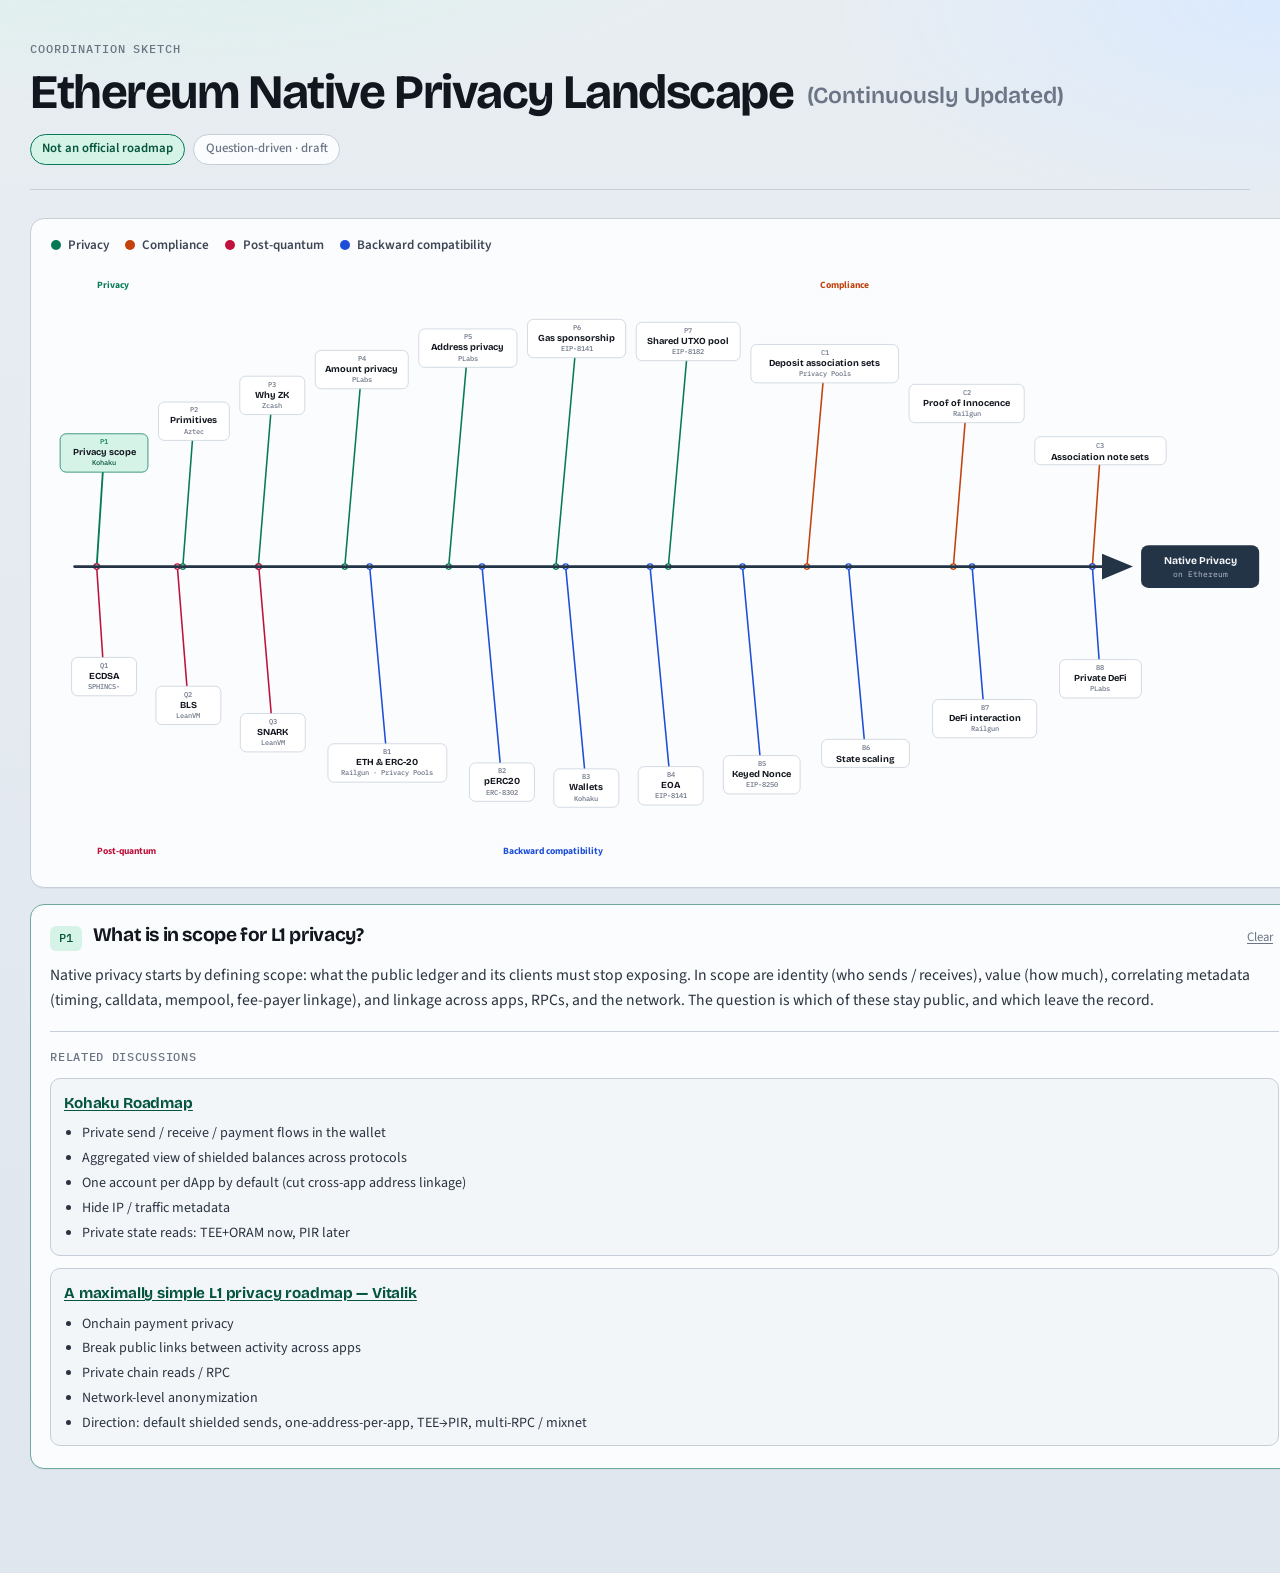
<file: index.html>
<!DOCTYPE html>
<html lang="en">
<head>
  <meta charset="utf-8" />
  <meta name="viewport" content="width=device-width, initial-scale=1" />
  <title>Ethereum Native Privacy Landscape (Continuously Updated)</title>
  <meta
    name="description"
    content="Question-driven Ishikawa roadmap for native privacy on Ethereum."
  />
  <meta property="og:title" content="Ethereum Native Privacy Landscape (Continuously Updated)" />
  <meta
    property="og:description"
    content="Click each bone to explore Privacy, Compliance, Post-quantum, and Backward compatibility questions."
  />
  <meta property="og:type" content="website" />
  <link rel="preconnect" href="https://fonts.googleapis.com" />
  <link rel="preconnect" href="https://fonts.gstatic.com" crossorigin />
  <link
    href="https://fonts.googleapis.com/css2?family=Bricolage+Grotesque:opsz,wght@12..96,500;12..96,700&family=IBM+Plex+Mono:wght@400;500&family=Source+Sans+3:wght@400;500;600&display=swap"
    rel="stylesheet"
  />
  <link rel="stylesheet" href="styles.css?v=title-landscape" />
</head>
<body>
  <div class="page">
    <header class="hero">
      <div class="hero-mark">
        <span class="hero-kicker">Coordination sketch</span>
        <h1>Ethereum Native Privacy Landscape <span class="hero-ongoing">(Continuously Updated)</span></h1>
      </div>
      <div class="hero-meta">
        <span class="tag">Not an official roadmap</span>
        <span class="tag muted">Question-driven · draft</span>
      </div>
    </header>

    <section class="stage" aria-label="Interactive fishbone diagram">
      <div class="diagram-shell">
        <div class="lane-legend">
          <span class="legend-item privacy"><i></i> Privacy</span>
          <span class="legend-item compliance"><i></i> Compliance</span>
          <span class="legend-item pq"><i></i> Post-quantum</span>
          <span class="legend-item compat"><i></i> Backward compatibility</span>
        </div>
        <div class="diagram-scroll" id="diagram-host"></div>
      </div>

      <aside class="panel" id="detail-panel" aria-live="polite">
        <div class="panel-top">
          <span class="panel-lane" id="panel-lane">P1</span>
          <h2 id="panel-question">Select a bone</h2>
          <button type="button" class="panel-close" id="panel-close" hidden>Clear</button>
        </div>
        <p class="panel-detail" id="panel-detail">
          Click a rib on the fishbone to inspect that design question.
        </p>
        <div class="panel-related" id="panel-related" hidden>
          <h3 class="panel-related-title">Related discussions</h3>
          <div class="panel-related-list" id="panel-related-list"></div>
        </div>
        <p class="panel-refs" id="panel-refs" hidden></p>
      </aside>
    </section>
  </div>
  <script src="app.js?v=lane-colors"></script>
</body>
</html>
</file>
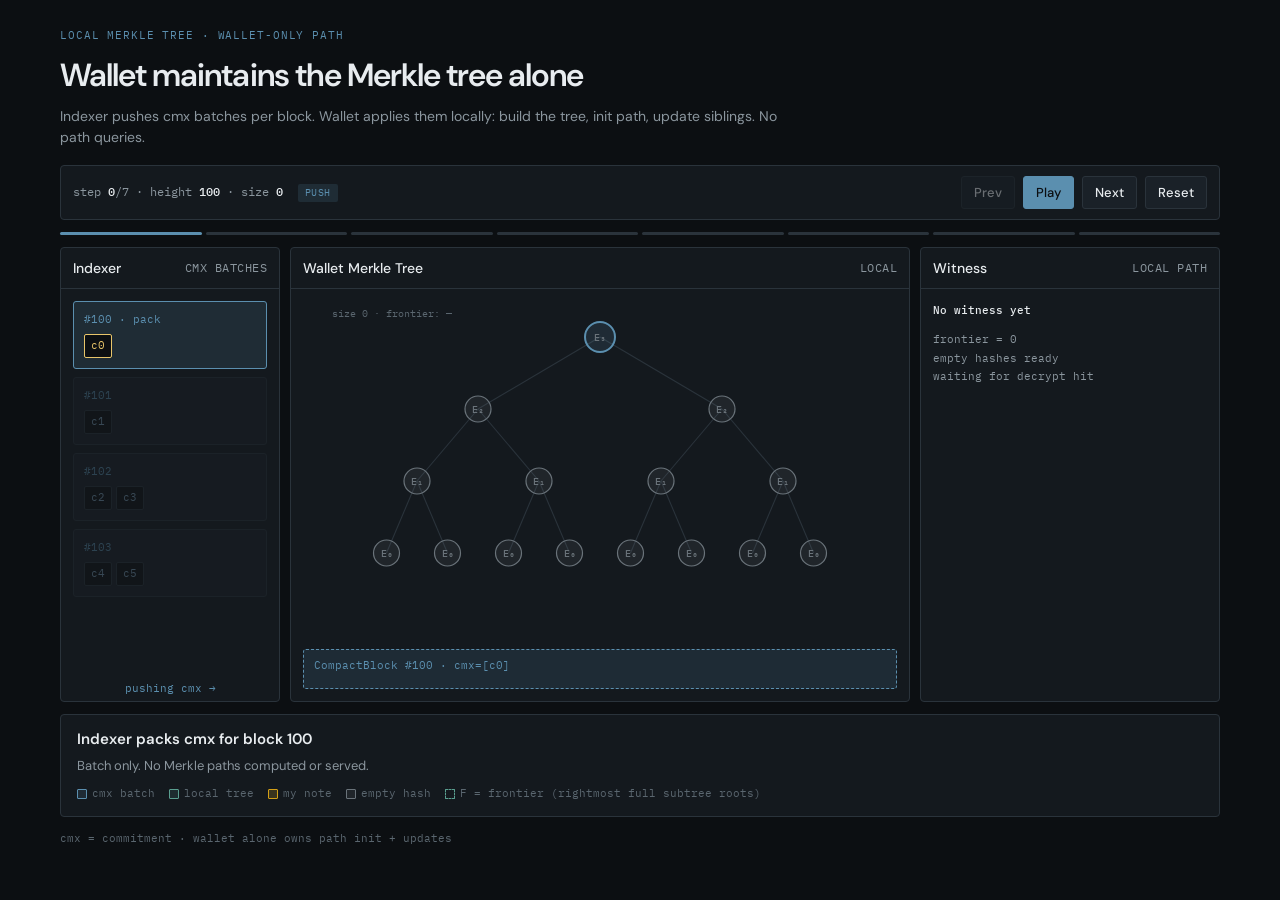
<file: zcash-local-witness-flow.html>
<!DOCTYPE html>
<html lang="en">
<head>
  <meta charset="UTF-8" />
  <meta name="viewport" content="width=device-width, initial-scale=1" />
  <title>Wallet Local Merkle Tree</title>
  <link rel="preconnect" href="https://fonts.googleapis.com" />
  <link rel="preconnect" href="https://fonts.gstatic.com" crossorigin />
  <link href="https://fonts.googleapis.com/css2?family=DM+Sans:ital,opsz,wght@0,9..40,400;0,9..40,500;0,9..40,600;0,9..40,700&family=IBM+Plex+Mono:wght@400;500&display=swap" rel="stylesheet" />
  <style>
    :root {
      --bg: #0c0f12;
      --panel: #14191e;
      --soft: #1a2128;
      --ink: #e8ecef;
      --muted: #8b969e;
      --faint: #5a666f;
      --line: #2a333b;
      --indexer: #5b8faf;
      --indexer-soft: rgba(91, 143, 175, 0.16);
      --wallet: #5a9e8f;
      --wallet-soft: rgba(90, 158, 143, 0.16);
      --mine: #d4a017;
      --mine-soft: rgba(212, 160, 23, 0.2);
      --sib: #9b7bb8;
      --sib-soft: rgba(155, 123, 184, 0.2);
      --empty: #6a737a;
      --empty-soft: rgba(106, 115, 122, 0.14);
      --flash: #e8c56a;
      --cmx: #7a9eb8;
    }

    * { box-sizing: border-box; margin: 0; padding: 0; }

    body {
      font-family: "DM Sans", system-ui, sans-serif;
      background: var(--bg);
      color: var(--ink);
      min-height: 100vh;
      line-height: 1.45;
    }

    .page {
      max-width: 1200px;
      margin: 0 auto;
      padding: 28px 20px 48px;
    }

    header { margin-bottom: 18px; }

    .eyebrow {
      font-family: "IBM Plex Mono", monospace;
      font-size: 11px;
      letter-spacing: 0.08em;
      text-transform: uppercase;
      color: var(--indexer);
      margin-bottom: 8px;
    }

    h1 {
      font-size: clamp(22px, 3.2vw, 32px);
      font-weight: 600;
      letter-spacing: -0.03em;
      margin-bottom: 8px;
      max-width: 36ch;
    }

    header > p {
      color: var(--muted);
      font-size: 14px;
      max-width: 72ch;
    }

    .toolbar {
      display: flex;
      align-items: center;
      justify-content: space-between;
      gap: 12px;
      flex-wrap: wrap;
      margin: 16px 0 12px;
      padding: 10px 12px;
      background: var(--panel);
      border: 1px solid var(--line);
      border-radius: 4px;
    }

    .meta {
      font-family: "IBM Plex Mono", monospace;
      font-size: 12px;
      color: var(--muted);
    }

    .meta strong { color: var(--ink); font-weight: 500; }

    .phase {
      display: inline-block;
      margin-left: 8px;
      padding: 2px 7px;
      border-radius: 2px;
      font-size: 10px;
      letter-spacing: 0.04em;
    }
    .phase.push { background: var(--indexer-soft); color: var(--indexer); }
    .phase.scan { background: var(--wallet-soft); color: var(--wallet); }
    .phase.init { background: var(--mine-soft); color: var(--mine); }
    .phase.update { background: var(--sib-soft); color: var(--sib); }

    .controls { display: flex; gap: 8px; flex-wrap: wrap; }

    button {
      font-family: inherit;
      font-size: 13px;
      font-weight: 500;
      border: 1px solid var(--line);
      background: var(--soft);
      color: var(--ink);
      padding: 7px 12px;
      border-radius: 3px;
      cursor: pointer;
    }
    button:hover { background: #222a32; }
    button.primary {
      background: var(--indexer);
      border-color: var(--indexer);
      color: #0c0f12;
    }
    button:disabled { opacity: 0.4; cursor: not-allowed; }

    .progress {
      display: flex;
      gap: 4px;
      margin-bottom: 12px;
    }
    .dot {
      flex: 1;
      height: 3px;
      background: var(--line);
      border-radius: 2px;
    }
    .dot.on { background: var(--indexer); }
    .dot.done { background: var(--faint); }

    .board {
      display: grid;
      grid-template-columns: 220px 1fr 300px;
      gap: 10px;
      align-items: stretch;
    }

    @media (max-width: 960px) {
      .board { grid-template-columns: 1fr; }
    }

    .card {
      background: var(--panel);
      border: 1px solid var(--line);
      border-radius: 4px;
      overflow: hidden;
      display: flex;
      flex-direction: column;
      min-height: 420px;
    }

    .card-h {
      padding: 10px 12px;
      border-bottom: 1px solid var(--line);
      font-size: 12px;
      font-family: "IBM Plex Mono", monospace;
      letter-spacing: 0.04em;
      text-transform: uppercase;
      color: var(--muted);
      display: flex;
      justify-content: space-between;
      align-items: center;
    }

    .card-h .role { color: var(--ink); font-weight: 500; text-transform: none; letter-spacing: 0; font-family: "DM Sans", sans-serif; font-size: 14px; }

    .card-b { padding: 12px; flex: 1; }

    /* Indexer column */
    .block {
      border: 1px solid var(--line);
      border-radius: 3px;
      padding: 10px;
      margin-bottom: 8px;
      background: var(--soft);
      opacity: 0.35;
      transition: opacity 0.25s, border-color 0.25s;
    }
    .block.active {
      opacity: 1;
      border-color: var(--indexer);
      background: var(--indexer-soft);
    }
    .block.done {
      opacity: 0.7;
      border-color: var(--faint);
    }
    .block .bh {
      font-family: "IBM Plex Mono", monospace;
      font-size: 11px;
      color: var(--indexer);
      margin-bottom: 6px;
    }
    .cmx-row {
      display: flex;
      flex-wrap: wrap;
      gap: 4px;
    }
    .cmx {
      font-family: "IBM Plex Mono", monospace;
      font-size: 11px;
      padding: 3px 6px;
      border-radius: 2px;
      border: 1px solid var(--line);
      color: var(--cmx);
      background: var(--bg);
    }
    .cmx.mine {
      border-color: var(--mine);
      color: var(--mine);
      background: var(--mine-soft);
    }
    .cmx.new {
      border-color: var(--flash);
      color: var(--flash);
      animation: pulse 0.8s ease-in-out 2;
    }

    @keyframes pulse {
      0%, 100% { opacity: 1; }
      50% { opacity: 0.4; }
    }

    .pipe {
      font-family: "IBM Plex Mono", monospace;
      font-size: 11px;
      color: var(--faint);
      text-align: center;
      padding: 8px 0 4px;
    }
    .pipe.on { color: var(--indexer); }

    /* Center: tree */
    .tree-wrap {
      position: relative;
      height: 340px;
    }
    svg.tree {
      width: 100%;
      height: 100%;
      display: block;
    }

    .stream-bar {
      margin-top: 8px;
      padding: 8px 10px;
      border: 1px dashed var(--line);
      border-radius: 3px;
      font-family: "IBM Plex Mono", monospace;
      font-size: 11px;
      color: var(--muted);
      min-height: 40px;
    }
    .stream-bar.on {
      border-color: var(--indexer);
      color: var(--indexer);
      background: var(--indexer-soft);
    }

    /* Wallet column */
    .witness-row {
      display: grid;
      grid-template-columns: 48px 1fr auto;
      gap: 6px;
      align-items: center;
      padding: 8px 0;
      border-bottom: 1px solid var(--line);
      font-size: 12px;
    }
    .witness-row:last-child { border-bottom: 0; }
    .witness-row .lvl { font-family: "IBM Plex Mono", monospace; color: var(--sib); font-size: 11px; }
    .witness-row .hash { font-family: "IBM Plex Mono", monospace; color: var(--ink); }
    .witness-row .hash.empty { color: var(--empty); }
    .witness-row .hash.hot { color: var(--flash); animation: pulse 0.7s ease-in-out 2; }
    .witness-row .hash.born { color: var(--mine); animation: pulse 0.7s ease-in-out 2; }
    .witness-row .tag { font-family: "IBM Plex Mono", monospace; font-size: 10px; color: var(--faint); }
    .witness-row .tag.hot { color: var(--flash); }
    .witness-row .tag.born { color: var(--mine); }

    .ing {
      font-family: "IBM Plex Mono", monospace;
      font-size: 11px;
      color: var(--muted);
      line-height: 1.7;
      margin-bottom: 10px;
    }
    .ing strong { color: var(--ink); font-weight: 500; }

    .caption {
      margin-top: 12px;
      padding: 14px 16px;
      background: var(--panel);
      border: 1px solid var(--line);
      border-radius: 4px;
      min-height: 88px;
    }
    .caption h2 {
      font-size: 15px;
      font-weight: 600;
      margin-bottom: 6px;
    }
    .caption p {
      color: var(--muted);
      font-size: 13px;
      max-width: 90ch;
    }

    .legend {
      display: flex;
      flex-wrap: wrap;
      gap: 14px;
      margin-top: 10px;
      font-size: 11px;
      color: var(--faint);
      font-family: "IBM Plex Mono", monospace;
    }
    .legend span::before {
      content: "";
      display: inline-block;
      width: 8px;
      height: 8px;
      margin-right: 5px;
      border-radius: 1px;
      border: 1px solid;
      vertical-align: middle;
    }
    .legend .l-idx::before { background: var(--indexer-soft); border-color: var(--indexer); }
    .legend .l-wal::before { background: var(--wallet-soft); border-color: var(--wallet); }
    .legend .l-mine::before { background: var(--mine-soft); border-color: var(--mine); }
    .legend .l-empty::before { background: var(--empty-soft); border-color: var(--empty); }
    .legend .l-front::before { background: transparent; border-color: var(--wallet); border-style: dashed; }

    .fnew { animation: pulse 0.8s ease-in-out 2; }

    footer.note {
      margin-top: 14px;
      font-size: 11px;
      color: var(--faint);
      font-family: "IBM Plex Mono", monospace;
    }

    @keyframes flow { to { stroke-dashoffset: -18; } }
    .flow { stroke-dasharray: 5 5; animation: flow 0.65s linear infinite; }
  </style>
</head>
<body>
  <div class="page">
    <header>
      <div class="eyebrow">Local Merkle Tree · Wallet-only path</div>
      <h1>Wallet maintains the Merkle tree alone</h1>
      <p>
        Indexer pushes cmx batches per block. Wallet applies them locally: build the tree, init path, update siblings. No path queries.
      </p>
    </header>

    <div class="toolbar">
      <div class="meta">
        step <strong id="step-num">0</strong>/<span id="step-total">0</span>
        · height <strong id="height">—</strong>
        · size <strong id="fsize">0</strong>
        <span class="phase push" id="phase">PUSH</span>
      </div>
      <div class="controls">
        <button type="button" id="btn-prev">Prev</button>
        <button type="button" class="primary" id="btn-play">Play</button>
        <button type="button" id="btn-next">Next</button>
        <button type="button" id="btn-reset">Reset</button>
      </div>
    </div>
    <div class="progress" id="progress"></div>

    <div class="board">
      <div class="card">
        <div class="card-h">
          <span class="role">Indexer</span>
          <span>cmx batches</span>
        </div>
        <div class="card-b" id="indexer-col"></div>
        <div class="pipe" id="pipe">CompactBlock →</div>
      </div>

      <div class="card">
        <div class="card-h">
          <span class="role">Wallet Merkle Tree</span>
          <span>local</span>
        </div>
        <div class="card-b">
          <div class="tree-wrap">
            <svg class="tree" viewBox="0 0 560 340" id="tree"></svg>
          </div>
          <div class="stream-bar" id="stream-bar">waiting…</div>
        </div>
      </div>

      <div class="card">
        <div class="card-h">
          <span class="role">Witness</span>
          <span>local path</span>
        </div>
        <div class="card-b">
          <div id="witness-panel"></div>
        </div>
      </div>
    </div>

    <div class="caption">
      <h2 id="cap-title"></h2>
      <p id="cap-body"></p>
      <div class="legend">
        <span class="l-idx">cmx batch</span>
        <span class="l-wal">local tree</span>
        <span class="l-mine">my note</span>
        <span class="l-empty">empty hash</span>
        <span class="l-front">F = frontier (rightmost full subtree roots)</span>
      </div>
    </div>

    <footer class="note">
      cmx = commitment · wallet alone owns path init + updates
    </footer>
  </div>

  <script>
    const DEPTH = 3;
    const CAPACITY = 8;
    const MY = 1;
    const EMPTY = ["E₀", "E₁", "E₂", "E₃"];

    function short(s) {
      if (!s) return "—";
      if (s.length <= 12) return s;
      return s.slice(0, 5) + "…" + s.slice(-4);
    }
    function isEmpty(v) {
      return typeof v === "string" && /^E[₀₁₂₃₄]$/.test(v);
    }
    function combine(L, R, h) {
      if (L === EMPTY[h] && R === EMPTY[h]) return EMPTY[h + 1];
      return "H(" + short(L) + "|" + short(R) + ")";
    }
    function leaves(size) {
      const a = [];
      for (let i = 0; i < CAPACITY; i++) a.push(i < size ? "c" + i : EMPTY[0]);
      return a;
    }
    function levels(ls) {
      const out = [ls.slice()];
      let cur = ls, h = 0;
      while (cur.length > 1) {
        const n = [];
        for (let i = 0; i < cur.length; i += 2) n.push(combine(cur[i], cur[i + 1], h));
        out.push(n);
        cur = n;
        h++;
      }
      return out;
    }
    function pathOf(lv) {
      const p = [];
      let idx = MY;
      for (let d = 0; d < DEPTH; d++) {
        const sib = lv[d][idx ^ 1];
        p.push({ raw: sib, label: short(sib), empty: isEmpty(sib) });
        idx >>= 1;
      }
      return p;
    }

    /**
     * Frontier of an incremental tree of `size` leaves: roots of the
     * rightmost complete subtrees (binary decomposition of size).
     * These are the only hashes the wallet must keep to append the
     * next cmx and recompute the root.
     */
    function frontierNodes(size) {
      const nodes = [];
      let consumed = 0;
      for (let h = DEPTH; h >= 0; h--) {
        const width = 1 << h;
        if (size - consumed >= width) {
          nodes.push({ h, idx: consumed / width });
          consumed += width;
        }
      }
      return nodes;
    }

    /**
     * Chain of blocks the indexer will push.
     * Each block = batch of cmx (commitments) in order.
     */
    const BLOCKS = [
      { height: 100, cmx: ["c0"] },
      { height: 101, cmx: ["c1"], mine: ["c1"] },
      { height: 102, cmx: ["c2", "c3"] },
      { height: 103, cmx: ["c4", "c5"] },
    ];

    function sizeAfterBlock(bi) {
      let n = 0;
      for (let i = 0; i <= bi; i++) n += BLOCKS[i].cmx.length;
      return n;
    }

    const STEPS = [
      {
        phase: "push",
        block: 0,
        applied: -1,
        title: "Indexer packs cmx for block 100",
        body: "Batch only. No Merkle paths computed or served.",
        stream: "CompactBlock #100 · cmx=[c0]",
      },
      {
        phase: "scan",
        block: 0,
        applied: 0,
        title: "Wallet stores c0 in local frontier",
        body: "Apply c0 now — keep it locally. Later notes (other heights) will need these earlier cmx as siblings. Decrypt miss.",
        stream: "apply c0 · store in local tree",
      },
      {
        phase: "push",
        block: 1,
        applied: 0,
        title: "Indexer packs cmx for block 101",
        body: "New height, same global tree. c1 is just the next append — not a separate tree per block.",
        stream: "CompactBlock #101 · cmx=[c1]",
      },
      {
        phase: "init",
        block: 1,
        applied: 1,
        title: "Wallet inits path — sibling c0 already local",
        body: "Decrypt hit at position=1. sib L0 = c0 comes from the frontier saved at height 100, not from a path query. Wallet already had it.",
        stream: "apply c1 · path uses stored c0 as sib L0",
      },
      {
        phase: "push",
        block: 2,
        applied: 1,
        title: "Indexer pushes batch [c2, c3]",
        body: "One block, multiple cmx. Still no path API.",
        stream: "CompactBlock #102 · cmx=[c2,c3]",
      },
      {
        phase: "update",
        block: 2,
        applied: 2,
        title: "Wallet updates sibling hashes",
        body: "After init, witness already holds sibling hashes. New cmx only rewrite affected siblings (e.g. E₁ → H(c2|c3)).",
        stream: "apply c2,c3 · update path",
      },
      {
        phase: "push",
        block: 3,
        applied: 2,
        title: "Indexer pushes batch [c4, c5]",
        body: "Same pattern: block → cmx batch → wallet.",
        stream: "CompactBlock #103 · cmx=[c4,c5]",
      },
      {
        phase: "update",
        block: 3,
        applied: 3,
        title: "Wallet keeps the tree current",
        body: "Persist: frontier (or enough tree state) + each owned note’s witness. Indexer only streams cmx.",
        stream: "apply c4,c5 · path current",
      },
    ];

    let step = 0;
    let playing = false;
    let timer = null;
    let prevPath = null;
    let prevRoot = null;
    let lastTreeSize = -1;

    const treeSvg = document.getElementById("tree");

    function el(name, attrs = {}, kids = []) {
      const n = document.createElementNS("http://www.w3.org/2000/svg", name);
      for (const [k, v] of Object.entries(attrs)) {
        if (v == null || v === false) continue;
        n.setAttribute(k, String(v));
      }
      for (const c of kids) n.appendChild(typeof c === "string" ? document.createTextNode(c) : c);
      return n;
    }

    function pos() {
      const top = 36, gapY = 72, w = 560, pad = 36;
      const out = [];
      for (let lr = 0; lr <= DEPTH; lr++) {
        const count = 1 << lr;
        const y = top + lr * gapY;
        const row = [];
        for (let i = 0; i < count; i++) {
          row.push({ x: pad + ((w - 2 * pad) * (i + 0.5)) / count, y });
        }
        out.push(row);
      }
      return out;
    }

    function drawTree(size, hasNote, changed, prevSize) {
      while (treeSvg.firstChild) treeSvg.removeChild(treeSvg.firstChild);
      const g = el("g");
      treeSvg.appendChild(g);
      const lv = levels(leaves(size));
      const P = pos();

      for (let lr = 0; lr < DEPTH; lr++) {
        for (let i = 0; i < P[lr].length; i++) {
          const p = P[lr][i];
          const parentBU = DEPTH - lr;
          const childBU = DEPTH - lr - 1;
          const myP = MY >> parentBU;
          const myC = MY >> childBU;
          const on = hasNote && i === myP;
          for (let k = 0; k < 2; k++) {
            const c = P[lr + 1][i * 2 + k];
            const ci = i * 2 + k;
            const mine = on && ci === myC;
            const sib = on && ci === (myC ^ 1);
            g.appendChild(el("line", {
              x1: p.x, y1: p.y, x2: c.x, y2: c.y,
              stroke: mine ? "var(--mine)" : sib ? "var(--sib)" : "var(--line)",
              "stroke-width": mine || sib ? 2.2 : 1.1,
            }));
          }
        }
      }

      for (let lr = 0; lr <= DEPTH; lr++) {
        const bu = DEPTH - lr;
        for (let i = 0; i < P[lr].length; i++) {
          const { x, y } = P[lr][i];
          const val = lv[bu][i];
          const empty = isEmpty(val);
          const isLeaf = lr === DEPTH;
          const isRoot = lr === 0;
          const isMine = hasNote && isLeaf && i === MY;
          const myIdx = MY >> bu;
          const isSib = hasNote && !isRoot && i === (myIdx ^ 1);
          const isAnc = hasNote && !isLeaf && !isRoot && i === myIdx;

          let fill = "var(--soft)", stroke = "var(--line)", sw = 1.2;
          if (isMine) { fill = "var(--mine-soft)"; stroke = "var(--mine)"; sw = 2; }
          else if (isSib) { fill = empty ? "var(--empty-soft)" : "var(--sib-soft)"; stroke = empty ? "var(--empty)" : "var(--sib)"; sw = 2; }
          else if (isRoot) { fill = "var(--indexer-soft)"; stroke = "var(--indexer)"; sw = 2; }
          else if (isAnc) { fill = "var(--mine-soft)"; stroke = "var(--mine)"; sw = 1.6; }
          else if (empty) { fill = "var(--empty-soft)"; stroke = "var(--empty)"; }
          else { stroke = "var(--indexer)"; }

          const flash = hasNote && ((isRoot && changed.root) || (isSib && changed.sib[bu]));
          const r = isRoot ? 15 : 13;
          g.appendChild(el("circle", { cx: x, cy: y, r, fill, stroke, "stroke-width": sw }));
          if (flash) {
            g.appendChild(el("circle", {
              cx: x, cy: y, r: r + 5, fill: "none",
              stroke: changed.born ? "var(--mine)" : "var(--flash)", "stroke-width": 2,
            }));
          }

          let label = isLeaf ? (empty ? "E₀" : String(i)) : isRoot ? (empty ? "E₃" : "R") : empty ? val : "n";
          g.appendChild(el("text", {
            x, y: y + 4, "text-anchor": "middle",
            fill: isMine ? "var(--mine)" : isSib ? (empty ? "var(--empty)" : "var(--sib)") : empty ? "var(--empty)" : "var(--ink)",
            "font-size": 10, "font-family": "IBM Plex Mono, monospace", "font-weight": 500,
          }, [label]));

          if (isMine) {
            g.appendChild(el("text", {
              x, y: y + 26, "text-anchor": "middle", fill: "var(--mine)",
              "font-size": 10, "font-family": "DM Sans, sans-serif", "font-weight": 600,
            }, ["mine"]));
          }
        }
      }

      // Frontier: dashed ring + F on rightmost complete subtree roots.
      const frontier = frontierNodes(size);
      const prevKeys = new Set(
        (prevSize >= 0 ? frontierNodes(prevSize) : frontier).map((f) => f.h + ":" + f.idx)
      );
      for (const f of frontier) {
        const { x, y } = P[DEPTH - f.h][f.idx];
        const r = (DEPTH - f.h) === 0 ? 15 : 13;
        const isNew = !prevKeys.has(f.h + ":" + f.idx);
        g.appendChild(el("circle", {
          cx: x, cy: y, r: r + 5,
          fill: "none",
          stroke: "var(--wallet)",
          "stroke-width": 1.6,
          "stroke-dasharray": "4 3",
          class: isNew ? "fnew" : null,
        }));
        g.appendChild(el("text", {
          x: x + r + 8, y: y - r + 2,
          fill: "var(--wallet)",
          "font-size": 10,
          "font-family": "IBM Plex Mono, monospace",
          "font-weight": 500,
          class: isNew ? "fnew" : null,
        }, ["F"]));
      }

      g.appendChild(el("text", {
        x: 12, y: 16, fill: "var(--faint)",
        "font-size": 10, "font-family": "IBM Plex Mono, monospace",
      }, [
        "size " + size +
        " · frontier: " +
        (frontier.length
          ? frontier.map((f) => (f.h === 0 ? "leaf " + f.idx : "h" + f.h + "#" + f.idx)).join(", ")
          : "—"),
      ]));
    }

    function renderIndexer(s) {
      const col = document.getElementById("indexer-col");
      col.innerHTML = "";
      BLOCKS.forEach((b, i) => {
        const div = document.createElement("div");
        let cls = "block";
        if (i === s.block && (s.phase === "push" || s.applied < i)) cls += " active";
        else if (i <= s.applied) cls += " done";
        else if (i === s.block) cls += " active";
        div.className = cls;

        const mineSet = new Set(b.mine || []);
        const isPushing = s.phase === "push" && i === s.block;
        const isApplying = (s.phase !== "push") && i === s.block;

        div.innerHTML =
          '<div class="bh">#' + b.height +
          (isPushing ? " · pack" : isApplying ? " · sent" : i <= s.applied ? " · done" : "") +
          "</div>" +
          '<div class="cmx-row">' +
          b.cmx.map((c) => {
            let ccls = "cmx";
            if (mineSet.has(c) && s.applied >= 1) ccls += " mine";
            if ((isPushing || isApplying) && s.block === i) ccls += " new";
            return '<span class="' + ccls + '">' + c + "</span>";
          }).join("") +
          "</div>";
        col.appendChild(div);
      });

      const pipe = document.getElementById("pipe");
      pipe.className = "pipe on";
      pipe.textContent = s.phase === "push" ? "pushing cmx →" : "→ wallet applied";
    }

    function renderWitness(size, hasNote, changed, phase) {
      const panel = document.getElementById("witness-panel");
      if (!hasNote) {
        panel.innerHTML =
          '<div class="ing"><strong>No witness yet</strong></div>' +
          '<div class="ing">frontier = ' + size +
          '<br/>empty hashes ready<br/>waiting for decrypt hit</div>';
        return;
      }

      const lv = levels(leaves(size));
      const path = pathOf(lv);
      const root = lv[DEPTH][0];

      let html = phase === "init"
        ? '<div class="ing" style="color:var(--mine)">init path · wallet</div>'
        : '<div class="ing">update siblings · wallet</div>';

      path.forEach((p, i) => {
        const hot = changed.sib[i];
        const born = changed.born;
        html +=
          '<div class="witness-row"><span class="lvl">L' + i + "</span>" +
          '<span class="hash' +
          (p.empty ? " empty" : "") +
          (born ? " born" : hot ? " hot" : "") +
          '">' + p.label + "</span>" +
          '<span class="tag' + (born ? " born" : hot ? " hot" : "") + '">' +
          (born ? "INIT" : hot ? "UPD" : p.empty ? "Eₖ" : "ok") +
          "</span></div>";
      });

      html +=
        '<div class="ing" style="margin-top:10px">root <strong>' + short(root) + "</strong>" +
        (changed.root || born ? " · upd" : "") +
        "<br/>path 3/3</div>";

      panel.innerHTML = html;
    }

    function diff(prevP, nextP, prevR, nextR, born) {
      const sib = {};
      if (born || !prevP) {
        for (let i = 0; i < DEPTH; i++) sib[i] = true;
        return { sib, root: true, born: !!born };
      }
      for (let i = 0; i < DEPTH; i++) sib[i] = prevP[i].raw !== nextP[i].raw;
      return { sib, root: prevR !== nextR, born: false };
    }

    function render() {
      const s = STEPS[step];
      const size = s.applied < 0 ? 0 : sizeAfterBlock(s.applied);
      const hasNote = s.applied >= 1;
      const born = s.phase === "init";

      let changed = { sib: {}, root: false, born: false };
      if (hasNote) {
        const lv = levels(leaves(size));
        const path = pathOf(lv);
        const root = lv[DEPTH][0];
        changed = diff(prevPath, path, prevRoot, root, born);
        prevPath = path;
        prevRoot = root;
      } else {
        prevPath = null;
        prevRoot = null;
      }

      // When in push phase before apply, tree shows previous frontier
      const treeSize = s.phase === "push" ? (s.applied < 0 ? 0 : sizeAfterBlock(s.applied)) : size;
      const treeHasNote = treeSize > MY;

      const quiet = { sib: {}, root: false, born: false };
      const treeChanged = s.phase === "push" ? quiet : changed;
      const witChanged = s.phase === "push" ? quiet : changed;
      const witPhase = s.phase === "push" && treeHasNote ? "update" : s.phase;

      drawTree(treeSize, treeHasNote, treeChanged, lastTreeSize);
      lastTreeSize = treeSize;
      renderIndexer(s);
      renderWitness(treeSize, treeHasNote, witChanged, witPhase);

      document.getElementById("step-num").textContent = String(step);
      document.getElementById("step-total").textContent = String(STEPS.length - 1);
      document.getElementById("height").textContent =
        s.phase === "push" ? String(BLOCKS[s.block].height) : String(BLOCKS[s.applied].height);
      document.getElementById("fsize").textContent = String(treeSize);

      const ph = document.getElementById("phase");
      ph.textContent = s.phase.toUpperCase();
      ph.className = "phase " + s.phase;

      const bar = document.getElementById("stream-bar");
      bar.textContent = s.stream;
      bar.className = "stream-bar on";

      document.getElementById("cap-title").textContent = s.title;
      document.getElementById("cap-body").textContent = s.body;

      document.getElementById("btn-prev").disabled = step === 0;
      document.getElementById("btn-next").disabled = step === STEPS.length - 1;

      const prog = document.getElementById("progress");
      prog.innerHTML = "";
      STEPS.forEach((_, i) => {
        const d = document.createElement("div");
        d.className = "dot" + (i === step ? " on" : i < step ? " done" : "");
        prog.appendChild(d);
      });
    }

    function stop() {
      playing = false;
      if (timer) clearInterval(timer);
      timer = null;
      document.getElementById("btn-play").textContent = "Play";
    }
    function play() {
      playing = true;
      document.getElementById("btn-play").textContent = "Pause";
      timer = setInterval(() => {
        if (step >= STEPS.length - 1) { stop(); return; }
        step++;
        render();
      }, 3000);
    }

    document.getElementById("btn-play").onclick = () => (playing ? stop() : play());
    document.getElementById("btn-next").onclick = () => {
      stop();
      if (step < STEPS.length - 1) { step++; render(); }
    };
    document.getElementById("btn-prev").onclick = () => {
      stop();
      if (step > 0) {
        step--;
        prevPath = null;
        prevRoot = null;
        lastTreeSize = -1;
        for (let i = 0; i < step; i++) {
          const prev = STEPS[i];
          if (prev.applied >= 1 && prev.phase !== "push") {
            const sz = sizeAfterBlock(prev.applied);
            const lv = levels(leaves(sz));
            prevPath = pathOf(lv);
            prevRoot = lv[DEPTH][0];
          }
        }
        render();
      }
    };
    document.getElementById("btn-reset").onclick = () => {
      stop();
      step = 0;
      prevPath = null;
      prevRoot = null;
      lastTreeSize = -1;
      render();
    };

    render();
  </script>
</body>
</html>
</file>
<file: styles.css>
:root {
  --bg: #e8edf2;
  --bg-deep: #dfe6ee;
  --surface: #fbfcfd;
  --surface-2: #f3f6f9;
  --ink: #12161e;
  --ink-soft: #3d4654;
  --ink-mute: #6b7585;
  --line: #c5ced9;
  --line-strong: #7d8a9b;
  --privacy: #057a55;
  --privacy-ink: #04553c;
  --privacy-wash: #d6f3e8;
  --compliance: #c2410c;
  --compliance-ink: #9a3412;
  --compliance-wash: #ffedd5;
  --pq: #be123c;
  --pq-ink: #9f1239;
  --pq-wash: #ffe4e6;
  --compat: #1d4ed8;
  --compat-ink: #1e3a8a;
  --compat-wash: #dbeafe;
  --spine: #243447;
  --shadow: 0 1px 0 rgba(18, 22, 30, 0.04);
  --radius: 14px;
  --font-display: "Bricolage Grotesque", "Segoe UI", sans-serif;
  --font-body: "Source Sans 3", "Segoe UI", sans-serif;
  --font-mono: "IBM Plex Mono", ui-monospace, monospace;
}

*,
*::before,
*::after {
  box-sizing: border-box;
}

html {
  scroll-behavior: smooth;
}

body {
  margin: 0;
  min-height: 100vh;
  color: var(--ink);
  font-family: var(--font-body);
  font-size: 16px;
  line-height: 1.55;
  background:
    radial-gradient(1200px 500px at 12% -10%, #d6f3e8 0%, transparent 55%),
    radial-gradient(900px 420px at 100% 0%, #dbeafe 0%, transparent 50%),
    linear-gradient(180deg, var(--bg) 0%, var(--bg-deep) 100%);
}

.page {
  width: min(1220px, calc(100% - 2rem));
  margin: 0 auto;
  padding: 2.25rem 0 4rem;
}

.hero {
  display: grid;
  gap: 1rem;
  margin-bottom: 1.75rem;
  padding-bottom: 1.5rem;
  border-bottom: 1px solid var(--line);
}

.hero-kicker {
  display: inline-block;
  margin-bottom: 0.55rem;
  color: var(--ink-mute);
  font-family: var(--font-mono);
  font-size: 0.75rem;
  font-weight: 500;
  letter-spacing: 0.08em;
  text-transform: uppercase;
}

.hero h1 {
  margin: 0;
  font-family: var(--font-display);
  font-size: clamp(2rem, 4.2vw, 3rem);
  font-weight: 700;
  letter-spacing: -0.03em;
  line-height: 1.05;
}

.hero-ongoing {
  display: inline-block;
  margin-left: 0.15em;
  color: var(--ink-mute);
  font-size: 0.48em;
  font-weight: 600;
  letter-spacing: 0;
  vertical-align: middle;
}

.hero-lede {
  margin: 0;
  max-width: 46rem;
  color: var(--ink-soft);
  font-size: 1.1rem;
}

.hero-meta {
  display: flex;
  flex-wrap: wrap;
  gap: 0.5rem;
}

.tag {
  display: inline-flex;
  align-items: center;
  padding: 0.28rem 0.7rem;
  border: 1px solid var(--privacy);
  border-radius: 999px;
  background: var(--privacy-wash);
  color: var(--privacy-ink);
  font-size: 0.8rem;
  font-weight: 600;
}

.tag.muted {
  border-color: var(--line);
  background: var(--surface);
  color: var(--ink-mute);
  font-weight: 500;
}

.stage {
  display: grid;
  grid-template-columns: 1fr;
  gap: 1rem;
  align-items: start;
  margin-bottom: 2.5rem;
}

.diagram-shell,
.panel {
  background: var(--surface);
  border: 1px solid var(--line);
  border-radius: var(--radius);
  box-shadow: var(--shadow);
}

.diagram-shell {
  padding: 1rem 0.85rem 1.1rem;
}

.lane-legend {
  display: flex;
  flex-wrap: wrap;
  gap: 1rem;
  margin-bottom: 0.55rem;
  padding: 0 0.4rem;
}

.legend-item {
  display: inline-flex;
  align-items: center;
  gap: 0.45rem;
  color: var(--ink-soft);
  font-size: 0.82rem;
  font-weight: 600;
}

.legend-item i {
  width: 10px;
  height: 10px;
  border-radius: 50%;
}

.legend-item.privacy i {
  background: var(--privacy);
}

.legend-item.compliance i {
  background: var(--compliance);
}

.legend-item.pq i {
  background: var(--pq);
}

.legend-item.compat i {
  background: var(--compat);
}

.diagram-scroll {
  overflow-x: auto;
  -webkit-overflow-scrolling: touch;
}

.diagram-scroll svg {
  display: block;
  width: 100%;
  min-width: 1240px;
  height: auto;
}

/* Fishbone interactions */

.bone,
.bone-rib {
  cursor: pointer;
}

.bone .rib,
.bone-rib .rib {
  fill: none;
  stroke-width: 2.1;
  stroke-linecap: round;
  transition: stroke 140ms ease, stroke-width 140ms ease;
}

.bone.privacy .rib,
.bone-rib.privacy .rib {
  stroke: var(--privacy);
}

.bone.compliance .rib,
.bone-rib.compliance .rib {
  stroke: var(--compliance);
}

.bone.pq .rib,
.bone-rib.pq .rib {
  stroke: var(--pq);
}

.bone.compat .rib,
.bone-rib.compat .rib {
  stroke: var(--compat);
}

.bone .joint,
.bone-rib .joint {
  fill: var(--surface);
  stroke-width: 1.7;
  transition: stroke 140ms ease, fill 140ms ease;
}

.bone .plate {
  fill: #ffffff;
  stroke: var(--line);
  stroke-width: 1;
  transition: stroke 140ms ease, fill 140ms ease;
}

.bone .plate-id {
  fill: var(--ink-mute);
  font-family: var(--font-mono);
  font-size: 10px;
  font-weight: 500;
}

.bone .plate-label {
  fill: var(--ink);
  font-family: var(--font-display);
  font-size: 12.5px;
  font-weight: 700;
}

.bone .plate-artifacts {
  fill: var(--ink-mute);
  font-family: var(--font-mono);
  font-size: 9.5px;
  font-weight: 500;
}

.bone.privacy.is-active .plate-artifacts,
.bone.privacy:hover .plate-artifacts {
  fill: var(--privacy-ink);
}

.bone.compliance.is-active .plate-artifacts,
.bone.compliance:hover .plate-artifacts {
  fill: var(--compliance-ink);
}

.bone.pq.is-active .plate-artifacts,
.bone.pq:hover .plate-artifacts {
  fill: var(--pq-ink);
}

.bone.compat.is-active .plate-artifacts,
.bone.compat:hover .plate-artifacts {
  fill: var(--compat-ink);
}

.bone.privacy .joint,
.bone-rib.privacy .joint {
  stroke: var(--privacy);
}

.bone.compliance .joint,
.bone-rib.compliance .joint {
  stroke: var(--compliance);
}

.bone.pq .joint,
.bone-rib.pq .joint {
  stroke: var(--pq);
}

.bone.compat .joint,
.bone-rib.compat .joint {
  stroke: var(--compat);
}

.bone:hover .rib,
.bone.is-active .rib,
.bone-rib:hover .rib,
.bone-rib.is-active .rib {
  stroke-width: 2.5;
}

.bone.privacy:hover .rib,
.bone.privacy.is-active .rib,
.bone-rib.privacy:hover .rib,
.bone-rib.privacy.is-active .rib {
  stroke: var(--privacy);
}

.bone.compliance:hover .rib,
.bone.compliance.is-active .rib,
.bone-rib.compliance:hover .rib,
.bone-rib.compliance.is-active .rib {
  stroke: var(--compliance);
}

.bone.pq:hover .rib,
.bone.pq.is-active .rib,
.bone-rib.pq:hover .rib,
.bone-rib.pq.is-active .rib {
  stroke: var(--pq);
}

.bone.compat:hover .rib,
.bone.compat.is-active .rib,
.bone-rib.compat:hover .rib,
.bone-rib.compat.is-active .rib {
  stroke: var(--compat);
}

.bone.privacy:hover .joint,
.bone.privacy.is-active .joint,
.bone-rib.privacy:hover .joint,
.bone-rib.privacy.is-active .joint {
  fill: var(--privacy-wash);
  stroke: var(--privacy);
}

.bone.compliance:hover .joint,
.bone.compliance.is-active .joint,
.bone-rib.compliance:hover .joint,
.bone-rib.compliance.is-active .joint {
  fill: var(--compliance-wash);
  stroke: var(--compliance);
}

.bone.pq:hover .joint,
.bone.pq.is-active .joint,
.bone-rib.pq:hover .joint,
.bone-rib.pq.is-active .joint {
  fill: var(--pq-wash);
  stroke: var(--pq);
}

.bone.compat:hover .joint,
.bone.compat.is-active .joint,
.bone-rib.compat:hover .joint,
.bone-rib.compat.is-active .joint {
  fill: var(--compat-wash);
  stroke: var(--compat);
}

.bone.privacy:hover .plate,
.bone.privacy.is-active .plate {
  fill: var(--privacy-wash);
  stroke: var(--privacy);
}

.bone.compliance:hover .plate,
.bone.compliance.is-active .plate {
  fill: var(--compliance-wash);
  stroke: var(--compliance);
}

.bone.pq:hover .plate,
.bone.pq.is-active .plate {
  fill: var(--pq-wash);
  stroke: var(--pq);
}

.bone.compat:hover .plate,
.bone.compat.is-active .plate {
  fill: var(--compat-wash);
  stroke: var(--compat);
}

.bone.privacy:hover .plate-id,
.bone.privacy.is-active .plate-id {
  fill: var(--privacy);
}

.bone.compliance:hover .plate-id,
.bone.compliance.is-active .plate-id {
  fill: var(--compliance);
}

.bone.pq:hover .plate-id,
.bone.pq.is-active .plate-id {
  fill: var(--pq);
}

.bone.compat:hover .plate-id,
.bone.compat.is-active .plate-id {
  fill: var(--compat);
}

.bone:focus {
  outline: none;
}

.bone:focus-visible .plate {
  stroke-width: 2;
}

/* Detail panel */

.panel {
  position: static;
  padding: 1.15rem 1.2rem 1.35rem;
  min-height: 0;
  color: var(--ink);
  background: var(--surface);
  transition: border-color 180ms ease;
}

.panel.is-privacy {
  border-color: color-mix(in srgb, var(--privacy) 45%, var(--line));
}

.panel.is-compliance {
  border-color: color-mix(in srgb, var(--compliance) 45%, var(--line));
}

.panel.is-pq {
  border-color: color-mix(in srgb, var(--pq) 45%, var(--line));
}

.panel.is-compat {
  border-color: color-mix(in srgb, var(--compat) 45%, var(--line));
}

.panel-top {
  display: flex;
  align-items: flex-start;
  gap: 0.65rem;
  margin-bottom: 0.75rem;
}

.panel-lane {
  display: inline-flex;
  flex: 0 0 auto;
  align-items: center;
  margin-top: 0.2rem;
  min-height: 1.55rem;
  padding: 0.15rem 0.55rem;
  border-radius: 6px;
  background: var(--surface-2);
  color: var(--ink-mute);
  font-family: var(--font-mono);
  font-size: 0.75rem;
  font-weight: 500;
  letter-spacing: 0.02em;
}

.panel.is-privacy .panel-lane {
  background: var(--privacy-wash);
  color: var(--privacy-ink);
}

.panel.is-compliance .panel-lane {
  background: var(--compliance-wash);
  color: var(--compliance-ink);
}

.panel.is-pq .panel-lane {
  background: var(--pq-wash);
  color: var(--pq-ink);
}

.panel.is-compat .panel-lane {
  background: var(--compat-wash);
  color: var(--compat-ink);
}

.panel-close {
  appearance: none;
  flex: 0 0 auto;
  margin-left: auto;
  margin-top: 0.25rem;
  border: 0;
  background: transparent;
  color: var(--ink-mute);
  font-family: var(--font-body);
  font-size: 0.8rem;
  cursor: pointer;
  text-decoration: underline;
  text-underline-offset: 2px;
}

.panel-close:hover {
  color: var(--ink);
}

.panel-top h2,
.panel h2 {
  flex: 1 1 auto;
  margin: 0;
  font-family: var(--font-display);
  font-size: 1.2rem;
  font-weight: 700;
  letter-spacing: -0.02em;
  line-height: 1.25;
  color: var(--ink);
}

.panel-detail {
  margin: 0;
  color: #2a3340;
  font-size: 0.98rem;
  line-height: 1.6;
}

.panel-related {
  margin-top: 1.15rem;
  padding-top: 1rem;
  border-top: 1px solid var(--line);
}

.panel-related-title {
  margin: 0 0 0.7rem;
  font-family: var(--font-mono);
  font-size: 0.72rem;
  font-weight: 500;
  letter-spacing: 0.06em;
  text-transform: uppercase;
  color: var(--ink-mute);
}

.panel-related-list {
  display: grid;
  gap: 0.75rem;
}

.related-item {
  padding: 0.75rem 0.8rem;
  border: 1px solid var(--line);
  border-radius: 10px;
  background: var(--surface-2);
}

.related-link {
  display: inline-block;
  margin-bottom: 0.35rem;
  color: var(--privacy-ink);
  font-family: var(--font-display);
  font-size: 0.95rem;
  font-weight: 700;
  letter-spacing: -0.01em;
  text-decoration: underline;
  text-underline-offset: 2px;
}

.panel.is-compliance .related-link {
  color: var(--compliance-ink);
}

.panel.is-pq .related-link {
  color: var(--pq-ink);
}

.panel.is-compat .related-link {
  color: var(--compat-ink);
}

.related-link:hover {
  opacity: 0.85;
}

.related-link-plain {
  text-decoration: none;
  cursor: default;
}

.related-link-plain:hover {
  opacity: 1;
}

.related-links {
  margin: 0.35rem 0 0.55rem;
  font-family: var(--font-mono);
  font-size: 0.78rem;
  line-height: 1.45;
}

.related-links a {
  color: var(--privacy-ink);
  font-weight: 500;
  text-decoration: underline;
  text-underline-offset: 2px;
}

.panel.is-compliance .related-links a {
  color: var(--compliance-ink);
}

.panel.is-pq .related-links a {
  color: var(--pq-ink);
}

.panel.is-compat .related-links a {
  color: var(--compat-ink);
}

.related-links-sep {
  color: var(--ink-mute);
}

.related-summary {
  margin: 0;
  color: #2a3340;
  font-size: 0.88rem;
  line-height: 1.55;
}

.related-points {
  margin: 0.15rem 0 0;
  padding-left: 1.1rem;
  color: #2a3340;
  font-size: 0.88rem;
  line-height: 1.45;
}

.related-points li + li {
  margin-top: 0.28rem;
}

.panel-refs {
  margin: 1rem 0 0;
  padding-top: 0.85rem;
  border-top: 1px solid var(--line);
  color: var(--ink-mute);
  font-family: var(--font-mono);
  font-size: 0.75rem;
  word-break: break-word;
}

.panel-refs a {
  color: var(--compat);
}

.panel.is-privacy .panel-refs a {
  color: var(--privacy);
}

.panel.is-compliance .panel-refs a {
  color: var(--compliance);
}

.panel.is-pq .panel-refs a {
  color: var(--pq);
}

.panel-detail.is-enter,
.panel h2.is-enter {
  animation: rise 220ms ease;
}

@keyframes rise {
  from {
    opacity: 0;
    transform: translateY(4px);
  }
  to {
    opacity: 1;
    transform: translateY(0);
  }
}

@media (max-width: 640px) {
  .page {
    width: min(100% - 1.25rem, 1220px);
    padding-top: 1.5rem;
  }

  .hero-lede {
    font-size: 1rem;
  }
}

@media (prefers-reduced-motion: reduce) {
  html {
    scroll-behavior: auto;
  }

  .panel-detail.is-enter,
  .panel h2.is-enter,
  .bone .rib,
  .bone .plate {
    animation: none;
    transition: none;
  }
}
</file>
